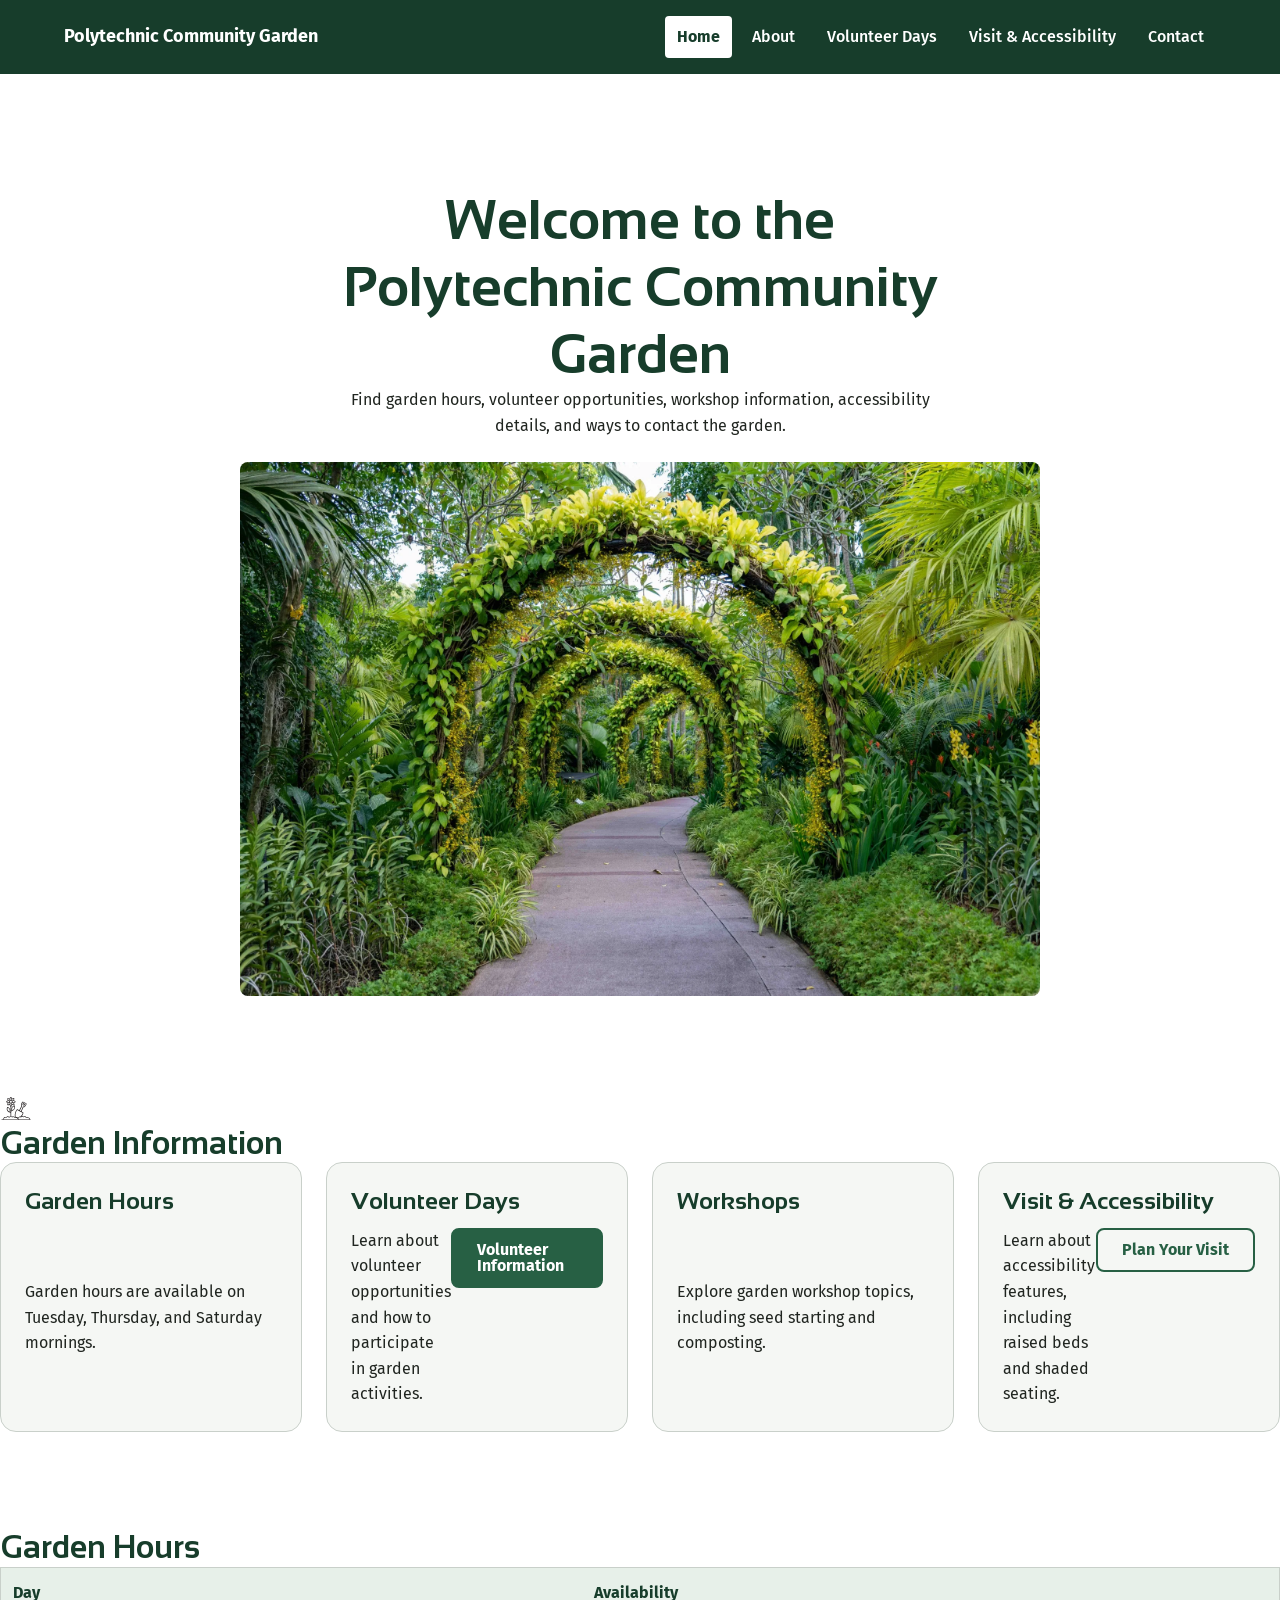
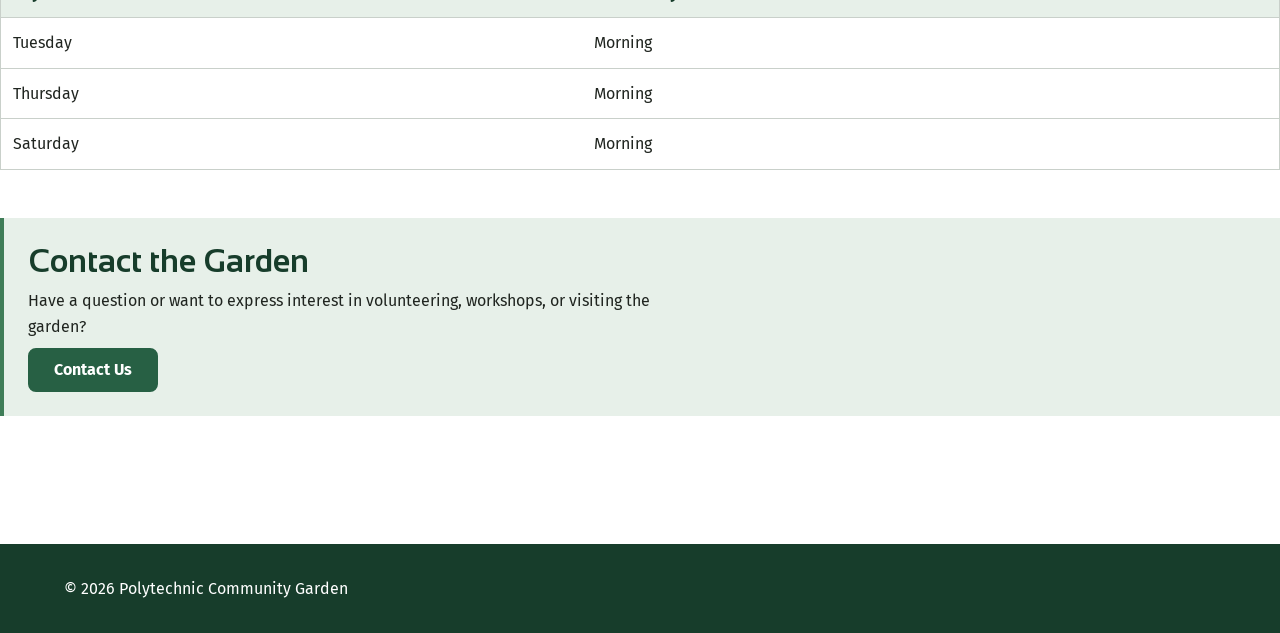
<file: index.html>
<!DOCTYPE html>
<html lang="en">
<head>
  <meta charset="UTF-8">
  <meta name="viewport" content="width=device-width, initial-scale=1.0">
  <meta name="description" content="Polytechnic Community Garden information, hours, volunteer opportunities, workshops, accessibility, and contact information.">

  <meta property="og:title"
      content="Home | Polytechnic Community Garden">

  <meta property="og:description"
      content="Explore the Polytechnic Community Garden, including garden hours, volunteer opportunities, workshops, accessibility information, and ways to get involved.">

  <meta property="og:url"
      content="https://nourxsbeta.github.io/polytechnic-garden/">

  <meta property="og:type"
      content="website">

  <meta property="og:image"
      content="https://nourxsbeta.github.io/polytechnic-garden/assets/footpath_800.webp">

  <meta property="og:image:alt"
      content="Accessible garden footpath winding through landscaped greenery with trees and shrubs.">
  <title>Home | Polytechnic Community Garden</title>
  <link rel="canonical"
      href="https://nourxsbeta.github.io/polytechnic-garden/">
  <link rel="stylesheet" href="styles.css">
</head>

<body>
  <header class="site-header">
    <div class="container site-header__inner">
      <a class="site-brand" href="index.html">Polytechnic Community Garden</a>

      <nav class="site-nav" aria-label="Main navigation">
        <ul class="site-nav__list">
          <li><a class="site-nav__link" href="index.html" aria-current="page">Home</a></li>
          <li><a class="site-nav__link" href="about.html">About</a></li>
          <li><a class="site-nav__link" href="volunteer.html">Volunteer Days</a></li>
          <li><a class="site-nav__link" href="visit.html">Visit &amp; Accessibility</a></li>
          <li><a class="site-nav__link" href="contact.html">Contact</a></li>
        </ul>
      </nav>
    </div>
  </header>

  <main class="site-main" id="main-content">
    <section class="hero section" aria-labelledby="welcome-title">
  <div class="hero-content">
    <h1 id="welcome-title">Welcome to the Polytechnic Community Garden</h1>

    <p>
      Find garden hours, volunteer opportunities, workshop information,
      accessibility details, and ways to contact the garden.
    </p>
  </div>

  <figure class="hero-image">

      <!--
    Hero Image Asset Inventory
    
    Purpose:
    Homepage hero image introducing the Polytechnic Community Garden.
    
    Source:
    Magnific 
    
    License:
    Magnific License
    
    Format:
    WEBP
    
    Responsive Images:
    200w, 400w, 800w using srcset and sizes.
    
    Art Direction:
    A <picture> element was not used because the same composition
    remains effective on mobile, tablet, and desktop without requiring
    alternate crops.
    
    Layout Stability:
    Width and height attributes reserve space before loading to reduce
    layout shift (CLS).
    
    Alt Text:
    Describes the accessible garden pathway and surrounding greenery.
    
    -->

    <!-- 
        SVG: decorative
        Author: created by me in illustrator (nour sbeta)

        Audio: None used.

        Video: None used.

        Embeds: None used.
    
        Fonts:
          - Fira Sans
          - Sansation
    -->

          <img
            src="assets/footpath_400.webp"
            srcset="
              assets/footpath_200.webp 200w,
              assets/footpath_400.webp 400w,
              assets/footpath_800.webp 800w"
            sizes="(max-width: 768px) 100vw, 50vw"
            width="800"
            height="533"
            alt="Accessible garden footpath winding through landscaped greenery with trees and shrubs.">
      
          <figcaption class="u-visually-hidden">
            Accessible walking path through the Polytechnic Community Garden.
          </figcaption>
      
        </figure>
      </section>

      <section class="section" aria-labelledby="highlights-title">
        <h2 id="highlights-title">
          <img
            src="assets/flower_pot.svg"
            alt=""
            class="section-icon"
            width="32"
            height="32">
          Garden Information
        </h2>

        <div class="card-grid">
          <article class="card">
            <h3 class="card__title">Garden Hours</h3>
            <p>Garden hours are available on Tuesday, Thursday, and Saturday mornings.</p>
          </article>

          <article class="card">
            <h3 class="card__title">Volunteer Days</h3>
            <p>Learn about volunteer opportunities and how to participate in garden activities.</p>
            <a class="button" href="volunteer.html">Volunteer Information</a>
          </article>

          <article class="card">
            <h3 class="card__title">Workshops</h3>
            <p>Explore garden workshop topics, including seed starting and composting.</p>
          </article>

          <article class="card">
            <h3 class="card__title">Visit &amp; Accessibility</h3>
            <p>Learn about accessibility features, including raised beds and shaded seating.</p>
            <a class="button button--secondary" href="visit.html">Plan Your Visit</a>
          </article>
        </div>
      </section>

      <section class="section" aria-labelledby="hours-title">
        <h2 id="hours-title">Garden Hours</h2>

        <div class="table-wrapper">
          <table class="data-table">
            <caption class="u-visually-hidden">Polytechnic Community Garden operating days</caption>
            <thead>
              <tr>
                <th scope="col">Day</th>
                <th scope="col">Availability</th>
              </tr>
            </thead>
            <tbody>
              <tr><td>Tuesday</td><td>Morning</td></tr>
              <tr><td>Thursday</td><td>Morning</td></tr>
              <tr><td>Saturday</td><td>Morning</td></tr>
            </tbody>
          </table>
        </div>
      </section>

      <section class="section callout" aria-labelledby="contact-title">
        <h2 id="contact-title">Contact the Garden</h2>
        <p>
          Have a question or want to express interest in volunteering, workshops,
          or visiting the garden?
        </p>
        <a class="button" href="contact.html">Contact Us</a>
      </section>
  </main>

  <footer class="site-footer">
    <div class="container">
      <p>&copy; 2026 Polytechnic Community Garden</p>
    </div>
  </footer>
</body>
</html>
</file>
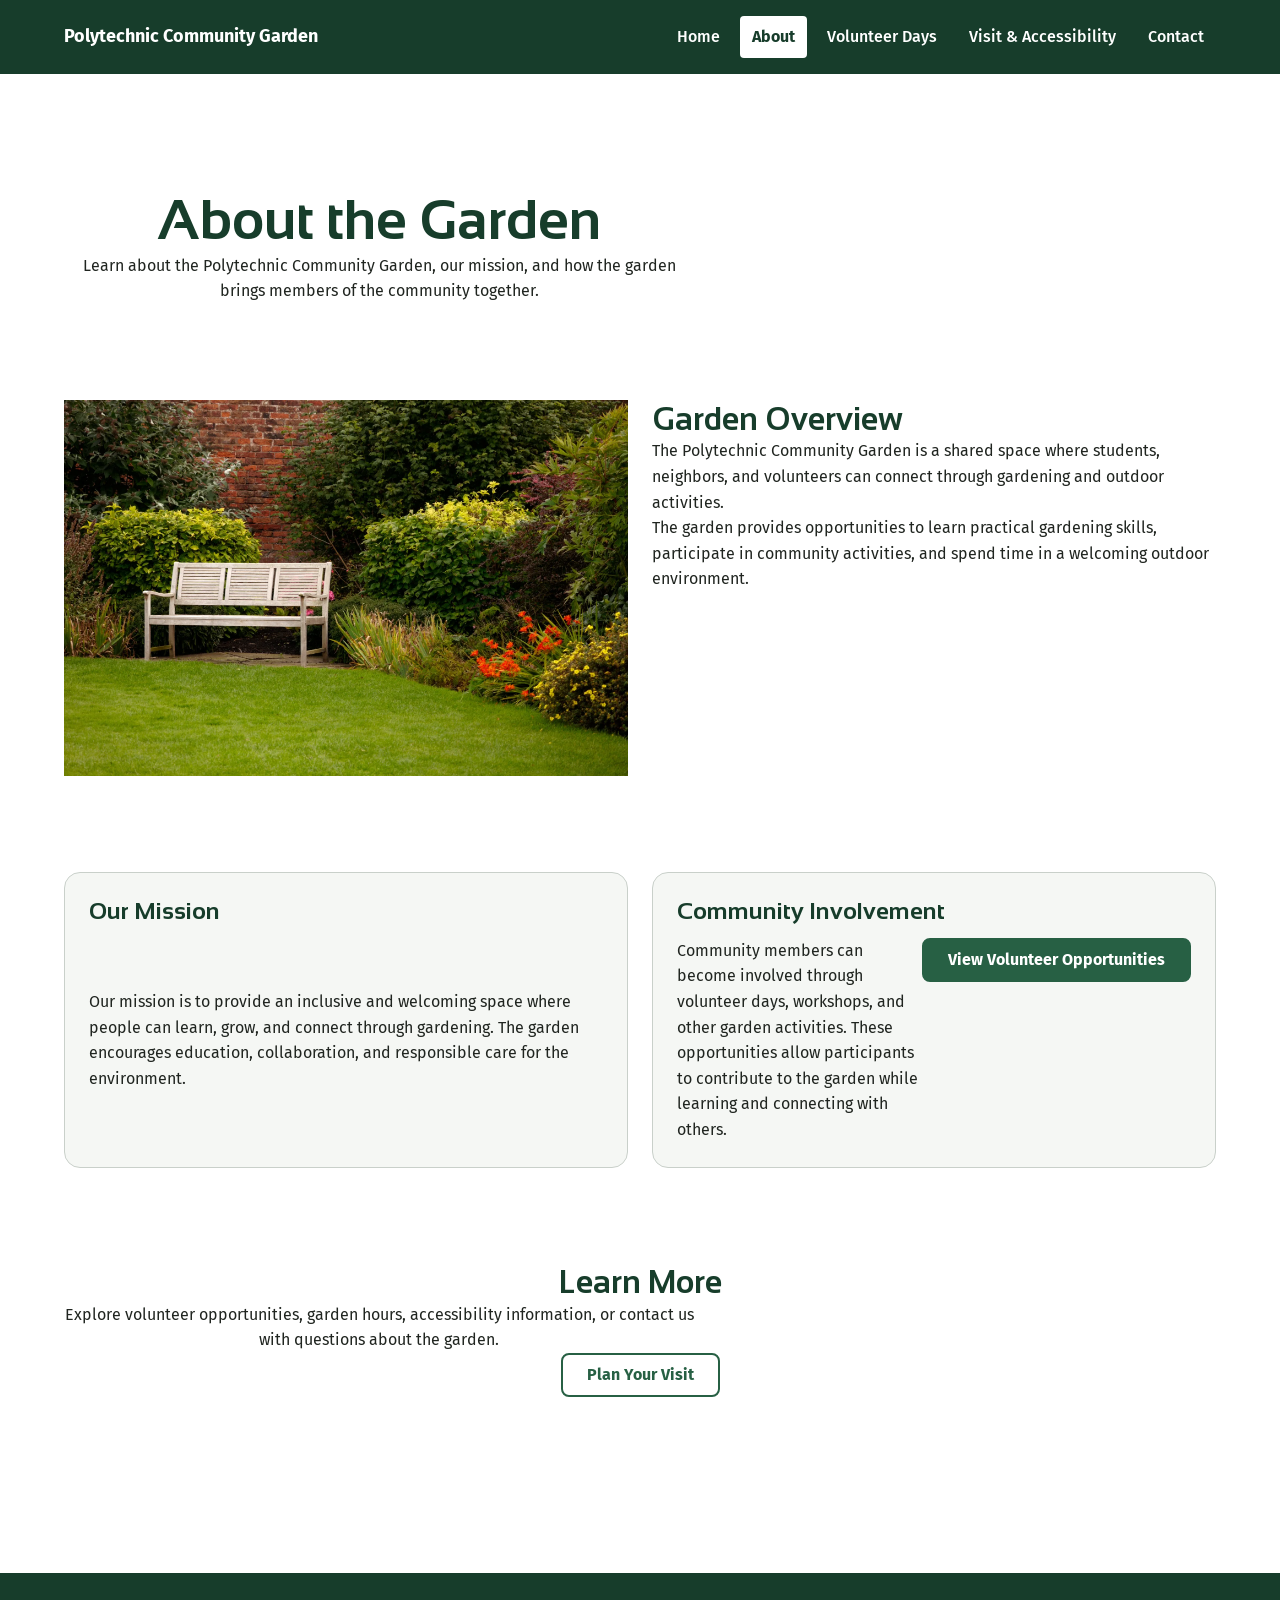
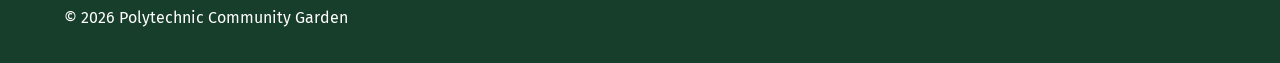
<file: about.html>
<!DOCTYPE html>
<html lang="en">
<head>
  <meta charset="UTF-8">
  <meta name="viewport" content="width=device-width, initial-scale=1.0">
  <meta name="description" content="About Polytechnic Community Garden.">

  <meta property="og:title"
      content="About the Garden | Polytechnic Community Garden">

  <meta property="og:description"
        content="Learn about the Polytechnic Community Garden, its mission, community involvement, and opportunities to connect through gardening.">

  <meta property="og:url"
        content="https://nourxsbeta.github.io/polytechnic-garden/about.html">

  <meta property="og:type"
        content="website">

  <meta property="og:image"
        content="https://nourxsbeta.github.io/polytechnic-garden/assets/bench.webp">

  <meta property="og:image:alt"
        content="Wooden bench surrounded by green shrubs and colorful flowers in a garden">
  <title>About | Polytechnic Community Garden</title>

  <link
    rel="canonical"
    href="https://nourxsbeta.github.io/polytechnic-garden/about.html">
    
  <link rel="stylesheet" href="styles.css">
</head>

<body>
  <header class="site-header">
    <div class="container site-header__inner">
      <a class="site-brand" href="index.html">Polytechnic Community Garden</a>

      <nav class="site-nav" aria-label="Main navigation">
        <ul class="site-nav__list">
          <li><a class="site-nav__link" href="index.html">Home</a></li>
          <li><a class="site-nav__link" href="about.html" aria-current="page" >About</a></li>
          <li><a class="site-nav__link" href="volunteer.html">Volunteer Days</a></li>
          <li><a class="site-nav__link" href="visit.html">Visit &amp; Accessibility</a></li>
          <li><a class="site-nav__link" href="contact.html">Contact</a></li>
        </ul>
      </nav>
    </div>
  </header>

  
   <main class="site-main" id="main-content">

    <!-- Page Introduction -->
        <section class="section" aria-labelledby="about-title">
            <div class="container">
            <div class="hero-content">
                <h1 id="about-title">About the Garden</h1>
                <p>
                Learn about the Polytechnic Community Garden, our mission,
                and how the garden brings members of the community together.
                </p>
            </div>
            </div>
        </section>

        <!-- Garden Overview -->
        <section class="section" aria-labelledby="overview-title">
            <div class="container content-grid">

            <div>
                <img
                src="assets/bench.webp"
                alt="Wooden bench surrounded by green shrubs and colorful flowers in a garden"
                width="800"
                height="600">
            </div>

            <div>
                <h2 id="overview-title">Garden Overview</h2>
                <p>
                The Polytechnic Community Garden is a shared space where
                students, neighbors, and volunteers can connect through
                gardening and outdoor activities.
                </p>
                <p>
                The garden provides opportunities to learn practical gardening
                skills, participate in community activities, and spend time
                in a welcoming outdoor environment.
                </p>
            </div>

            </div>
        </section>

        <!-- Mission and Community Involvement -->
        <section class="section" aria-label="Garden mission and community involvement">
            <div class="container card-grid">

            <article class="card">
                <h2 class="card__title">Our Mission</h2>
                <p>
                Our mission is to provide an inclusive and welcoming space
                where people can learn, grow, and connect through gardening.
                The garden encourages education, collaboration, and responsible
                care for the environment.
                </p>
            </article>

            <article class="card">
                <h2 class="card__title">Community Involvement</h2>
                <p>
                Community members can become involved through volunteer days,
                workshops, and other garden activities. These opportunities
                allow participants to contribute to the garden while learning
                and connecting with others.
                </p>

                <a class="button" href="volunteer.html">
                View Volunteer Opportunities
                </a>
            </article>

            </div>
        </section>

        <!-- Additional Information -->
        <section class="section">
            <div class="container u-text-center">
            <h2>Learn More</h2>
            <p>
                Explore volunteer opportunities, garden hours, accessibility
                information, or contact us with questions about the garden.
            </p>

            <a class="button button--secondary" href="visit.html">
                Plan Your Visit
            </a>
            </div>
        </section>

    </main>
  
   <footer class="site-footer">
    <div class="container">
      <p>&copy; 2026 Polytechnic Community Garden</p>
    </div>
  </footer>
</body>
</html>
</file>
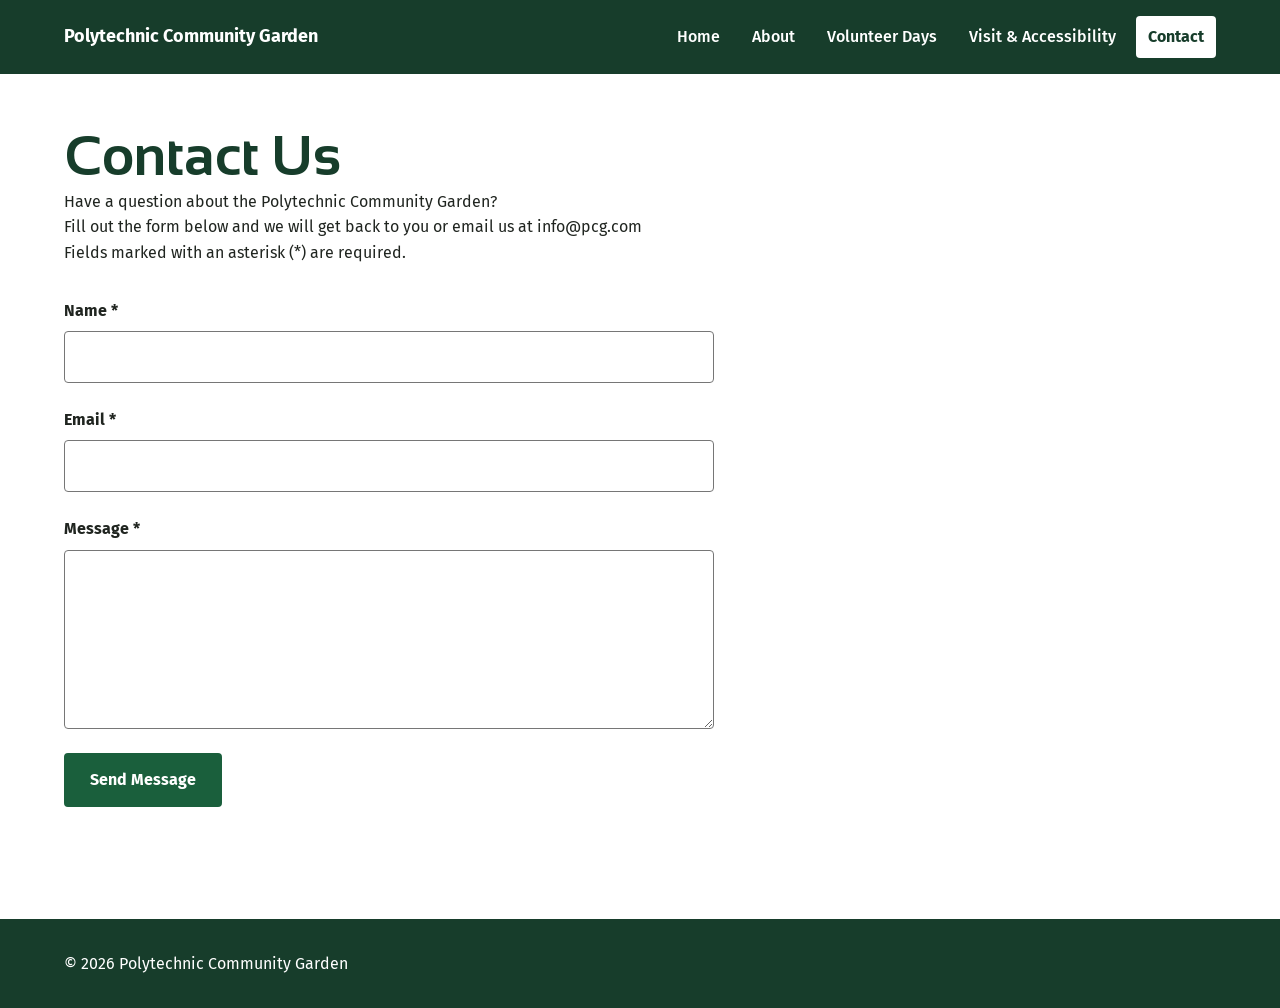
<file: contact.html>
<!DOCTYPE html>
<html lang="en">
<head>
  <meta charset="UTF-8">
  <meta name="viewport" content="width=device-width, initial-scale=1.0">
  <meta name="description" content="Contact the Polytechnic Community Garden with questions by completing the contact form with your name, email, and message.">
  <title>Contact | Polytechnic Community Garden</title>
  <link rel="stylesheet" href="styles.css">
</head>

<body>
  <header class="site-header">
    <div class="container site-header__inner">
      <a class="site-brand" href="index.html">Polytechnic Community Garden</a>

      <nav class="site-nav" aria-label="Main navigation">
        <ul class="site-nav__list">
          <li><a class="site-nav__link" href="index.html">Home</a></li>
          <li><a class="site-nav__link" href="about.html">About</a></li>
          <li><a class="site-nav__link" href="volunteer.html">Volunteer Days</a></li>
          <li><a class="site-nav__link" href="visit.html">Visit &amp; Accessibility</a></li>
          <li><a class="site-nav__link" href="contact.html" aria-current="page">Contact</a></li>
        </ul>
      </nav>
    </div>
  </header>
  <main>
    <section class="section container contact-container" id="contact" aria-labelledby="contact-title">
  <h1 id="contact-title">Contact Us</h1>

  <p>
    Have a question about the Polytechnic Community Garden?<br>
    Fill out the form below and we will get back to you or email us at info@pcg.com
  </p>

  <p id="required-instructions">
    Fields marked with an asterisk (*) are required.
  </p>

  <form class="contact-form">
    
    <div class="form-field">
      <label for="name">Name *</label>
      <input 
        type="text" 
        id="name" 
        name="name" 
        required
        autocomplete="name">
    </div>

    <div class="form-field">
      <label for="email">Email *</label>
      <input 
        type="email" 
        id="email" 
        name="email" 
        required
        autocomplete="email">
    </div>

    <div class="form-field">
      <label for="message">Message *</label>
      <textarea 
        id="message" 
        name="message" 
        rows="6" 
        required></textarea>
    </div>

    <button type="submit" class="button">
      Send Message
    </button>

  </form>
</section>
  </main>
  
   <footer class="site-footer">
    <div class="container">
      <p>&copy; 2026 Polytechnic Community Garden</p>
    </div>
  </footer>
</body>
</html>
</file>
<file: styles.css>
/* Polytechnic Community Garden - Combined production stylesheet */
/* Order: reset -> base -> layout -> components -> utilities -> states -> overrides -> print */
@layer reset, base, layout, components, utilities, states, overrides;


/* ===== RESET ===== */
@layer reset {
  *, *::before, *::after { 
   box-sizing: border-box; 
  }
 
  html { 
   -webkit-text-size-adjust: 100%; 
  }
 
  body, 
  h1, 
  h2, 
  h3, 
  p, 
  ul,
  ol, 
  figure { 
   margin: 0; 
  }
 
  ul, 
  ol { 
   padding: 0; 
  }
 
  img, 
  picture { 
   display: block; 
   max-width: 100%; 
  }
 
  img { 
   height: auto; 
  }
 
  button, 
  input,  
  select, 
  textarea { 
   font: inherit; 
   color: inherit; 
  }
 
  table { 
   border-collapse: collapse; 
   border-spacing: 0; 
  }
}

/* ===== WEB FONTS =====
   Source: Google Fonts
   License: SIL Open Font License 1.1
   Format: WOFF2
   Loading: font-display: swap
*/

@font-face {
  font-family: "Fira Sans";
  src: url("assets/fonts/FiraSans-Light.woff2") format("woff2");
  font-weight: 300;
  font-style: normal;
  font-display: swap;
}

@font-face {
  font-family: "Fira Sans";
  src: url("assets/fonts/FiraSans-Regular.woff2") format("woff2");
  font-weight: 400;
  font-style: normal;
  font-display: swap;
}

@font-face {
  font-family: "Fira Sans";
  src: url("assets/fonts/FiraSans-Medium.woff2") format("woff2");
  font-weight: 500;
  font-style: normal;
  font-display: swap;
}

@font-face {
  font-family: "Fira Sans";
  src: url("assets/fonts/FiraSans-Bold.woff2") format("woff2");
  font-weight: 700;
  font-style: normal;
  font-display: swap;
}

@font-face {
  font-family: "Sansation";
  src: url("assets/fonts/Sansation-Light.woff2") format("woff2");
  font-weight: 300;
  font-style: normal;
  font-display: swap;
}

@font-face {
  font-family: "Sansation";
  src: url("assets/fonts/Sansation-Regular.woff2") format("woff2");
  font-weight: 400;
  font-style: normal;
  font-display: swap;
}

@font-face {
  font-family: "Sansation";
  src: url("assets/fonts/Sansation-Bold.woff2") format("woff2");
  font-weight: 700;
  font-style: normal;
  font-display: swap;
}

/* ===== BASE ===== */
@layer base {
  :root {
    --color-primary-900: #173d2b;
    --color-primary-700: #276044;
    --color-primary-500: #3f7d58;
    --color-primary-100: #e7f0e9;
    --color-accent-700: #76521d;
    --color-accent-100: #f5ead5;
    --color-text: #202520;
    --color-text-muted: #59625b;
    --color-background: #ffffff;
    --color-surface: #f5f7f4;
    --color-border: #c9d0ca;
    --color-error: #a32929;
    --color-success: #28613d;
    --font-family-base: "Fira Sans", Arial, Helvetica, sans-serif;
    --font-family-heading: "Sansation", Arial, Helvetica, sans-serif;
    --font-size-sm: .875rem;
    --font-size-base: 1rem;
    --font-size-md: 1.125rem;
    --font-size-lg: 1.5rem;
    --font-size-xl: 2rem;
    --font-size-2xl: clamp(2rem, 5vw, 3.5rem);
    --line-height-tight: 1.2;
    --line-height-base: 1.6;
    --space-1: .25rem;
    --space-2: .5rem;
    --space-3: .75rem;
    --space-4: 1rem;
    --space-5: 1.5rem;
    --space-6: 2rem;
    --space-7: 3rem;
    --space-8: 4rem;
    --radius-sm: .25rem;
    --radius-md: .5rem;
    --radius-lg: 1rem;
    --content-width: 72rem;
    --content-width-narrow: 48rem;
    --focus-color: #155eef;
    --focus-width: .1875rem;
    --focus-offset: .1875rem;
    --card-background: var(--color-surface);
    --card-border: var(--color-border);
    --card-radius: var(--radius-lg);
    --card-padding: var(--space-5);
  }
  html { color-scheme: light; scroll-behavior: smooth; }
  body {
   min-height: 100vh;
   background: var(--color-background); 
   color: var(--color-text); 
   font-family: var(--font-family-base); font-size: var(--font-size-base); line-height: var(--line-height-base); }
  
  h1, h2, h3 { 
   font-family: var(--font-family-heading);
   color: var(--color-primary-900);
   line-height: var(--line-height-tight);
    }
  
  h1 { font-size: var(--font-size-2xl); }
  h2 { font-size: var(--font-size-xl); }
  h3 { font-size: var(--font-size-lg); }
  p { max-width: 70ch; }
  
  a { 
    color: var(--color-primary-700); text-decoration-thickness: .1em; text-underline-offset: .15em; 
  }
}

/* ===== LAYOUT ===== */
@layer layout {
  .container { 
   width: min(100% - 2rem, var(--content-width)); margin-inline: auto; 
  }
 
  .container--narrow { 
   width: min(100% - 2rem, var(--content-width-narrow)); 
   margin-inline: auto; 
  }
 
  .site-main {
   padding-block: var(--space-6); 
  }
 
  .section { 
   padding-block: var(--space-7); 
  }
 
  .stack, 
  .content-grid, 
  .card-grid { 
   display: grid; gap: var(--space-5);
  }
 
  .content-grid, 
  .card-grid {
   grid-template-columns: 1fr;
  }
 
  @media (min-width: 48rem) {
    .content-grid, 
    .card-grid { 
     grid-template-columns: repeat(2, minmax(0, 1fr)); 
    }
  }
  @media (min-width: 64rem) {
    .card-grid { 
      grid-template-columns:repeat(auto-fit,minmax(18rem,1fr));
    }
    .site-main { 
     padding-block: var(--space-8); 
    }
  }
}


/* ===== COMPONENTS ===== */
@layer components {
  .site-header { 
   background: var(--color-primary-900); 
   color: var(--color-background);
  }
  .hero {
   display: grid;
   gap: var(--space-5);
   justify-items: center;
  }
 
 .hero-content {
   text-align: center;
   max-width: 70ch;
  }
 
 .hero-image img {
   max-width: 100%;
   height: auto;
   border-radius: var(--radius-md);
  }
 
  .site-header__inner { 
   display: flex; 
   flex-wrap: wrap; 
   align-items: center; 
   justify-content: space-between; 
   gap: var(--space-4); 
   padding-block: var(--space-4); 
  }
 
  .site-brand { 
   color: inherit; 
   font-size: var(--font-size-md); 
   font-weight: 700; 
   text-decoration: none; 
  }
 
  .site-nav__list { 
   display: flex; 
   flex-wrap: wrap; 
   gap: var(--space-2); 
   list-style: none; 
  }
 
  .site-nav__link { 
   display: inline-block; 
   padding: var(--space-2) var(--space-3); 
   border-radius: var(--radius-sm); 
   color: inherit; 
   text-decoration: none; 
   font-weight:500;
  }
 
  .card { 
   padding: var(--card-padding); 
   border: 1px solid var(--card-border); 
   border-radius: var(--card-radius); 
   background: var(--card-background); 
  }
 
  .card > * + * { 
   margin-top: var(--space-3); 
  }

  @supports (container-type:inline-size){

    .card-grid{
      container-type:inline-size;
    }

  }

 @container (min-width:30rem){
  .card{
    display:grid;
    grid-template-columns:1fr auto;
    align-items:start;
  }
  .card__title{
    grid-column:1 / -1;
  }

}
 
  .card__title { 
   font-size: var(--font-size-lg); 
  }

   /* Decorative section icon */
  .section-icon {
    width: 2rem;
    height: 2rem;
    vertical-align: middle;
    margin-right: var(--space-2);
  }

  .button { 
   display: inline-flex; 
   align-items: center; 
   justify-content: center; 
   min-height: 2.75rem; 
   padding: var(--space-3) var(--space-5); 
   border: 2px solid var(--color-primary-700); 
   border-radius: var(--radius-md); 
   background: var(--color-primary-700); 
   color: #fff; 
   font-weight: 700; 
   line-height: 1; 
   text-decoration: none; 
   cursor: pointer; 
  }
 
  .button--secondary { 
   background: transparent; 
   color: var(--color-primary-700); 
  }
 
  .callout { 
   padding: var(--space-5); 
   border-inline-start: .3rem solid var(--color-primary-500); 
   background: var(--color-primary-100); 
  }
 
  .callout > * + * { 
   margin-top: var(--space-2); 
  }
 
  .callout--warning { 
   border-inline-start-color: var(--color-accent-700); 
   background: var(--color-accent-100); 
  }
 
  .form { 
   display: grid; 
   gap: var(--space-5); 
  }
 
  .form-field { 
   display: grid; 
   gap: var(--space-2); 
  }
 
  .form-field__label { 
   font-weight: 700; 
  }
 
  .form-field__required { 
   color: var(--color-error); 
  }
 
  .form-field__control { 
   width: 100%; 
   min-height: 2.75rem; 
   padding: var(--space-3); 
   border: 1px solid var(--color-border); 
   border-radius: var(--radius-sm); 
   background: var(--color-background); 
  }
 
  textarea.form-field__control { 
   min-height: 8rem; 
   resize: vertical; 
  }
 
  .form-field__help { 
   color: var(--color-text-muted); 
   font-size: var(--font-size-sm); 
  }
 
  .table-wrapper { 
   max-width: 100%; 
   overflow-x: auto; 
  }
 
  .data-table { 
   width: 100%; 
   border: 1px solid var(--color-border); 
  }
 
  .data-table th,
 .data-table td { 
  padding: var(--space-3); 
  border-bottom: 1px solid var(--color-border); 
  text-align: left; 
  vertical-align: top; 
 }
 
  .data-table th { 
   background: var(--color-primary-100); 
   color: var(--color-primary-900); 
  }
 
  .data-table tbody tr:last-child td { 
   border-bottom: 0; 
  }
  .site-footer { 
   margin-top: var(--space-8); 
   padding-block: var(--space-6); 
   background: var(--color-primary-900); 
   color: #fff; 
  }
 
  .site-footer a { 
   color: inherit;
  }
}


/* ===== UTILITIES ===== */
@layer utilities {
  .u-visually-hidden { 
   position: absolute !important; 
   width: 1px !important; 
   height: 1px !important; 
   padding: 0 !important; 
   margin: -1px !important; 
   overflow: hidden !important; 
   clip-path: inset(50%) !important;
   clip: rect(0, 0, 0, 0) !important; 
   white-space: nowrap !important; 
   border: 0 !important; 
  }
 
  .u-text-center { 
   text-align: center !important; 
  }
 
  .u-flow > * + * { 
   margin-top: var(--space-4) !important; 
  }
 
  .u-margin-top-0 { 
   margin-top: 0 !important; 
  }
 
  .u-full-width { 
   width: 100% !important; 
  }
}


/* ===== STATES ===== */
@layer states {
  :where(a, button, input, select, textarea, summary):focus-visible {
   outline: var(--focus-width) solid var(--focus-color); 
   outline-offset: var(--focus-offset); 
  }
 
  .site-nav__link:hover { 
   background: rgb(255 255 255 / 15%); 
  }
 
  .site-nav__link[aria-current="page"] { 
   background: var(--color-background); 
   color: var(--color-primary-900); 
   font-weight: 700; 
  }
 
  .button:hover { 
   background: var(--color-primary-900); 
   border-color: var(--color-primary-900); 
  }
 
  .button--secondary:hover { 
   background: var(--color-primary-100); 
   color: var(--color-primary-900); 
  }
 
  .form-field__control:focus-visible { 
   border-color: var(--focus-color); 
  }
 
  .form-field__control:user-invalid { 
   border-color: var(--color-error); 
  }
 
  .button:disabled, 
 .form-field__control:disabled { 
  cursor: not-allowed; 
  opacity: .6; 
 }
}


/* ===== OVERRIDES ===== */
@layer overrides {
}


/* ===== PRINT ===== */
@media (prefers-reduced-motion: reduce){
  html{
    scroll-behavior:auto;
  }
  *,
  *::before,
  *::after{
    animation:none !important;
    transition:none !important;
  }

}

@media print {
  @page { margin: 1.5cm; }
  body { 
   background: #fff; 
   color: #000; 
   font-family: Georgia, "Times New Roman", serif; 
   font-size: 11pt; 
   line-height: 1.4; 
  }
 
  .site-header, 
  .site-nav, 
  .site-footer, 
  .button, 
  .no-print { 
   display: none !important; 
  }
 
  .container, 
  .container--narrow { 
   width: 100%; 
   max-width: none; 
  }
 
  .site-main, 
  .section { 
   padding: 0; 
  }
 
  h1,
  h2, 
  h3 { 
   color: #000; 
   break-after: avoid; 
  }
 
  p,
  li, 
  table { 
   orphans: 3; 
   widows: 3;
  }
 
  .card, 
  .callout { 
    border: 1px solid #777; 
    background: transparent; 
    break-inside: avoid; 
  }
 
  .table-wrapper { 
   overflow: visible; 
  }
 
  .data-table { 
   font-size: 10pt; 
  }
 
  a { 
   color: #000; 
   text-decoration: underline; 
  }
 
  a[href^="http"]::after { 
   content: " (" attr(href) ")"; 
   font-size: .85em; 
  }
 
  img { 
   max-width: 100% !important; 
   break-inside: avoid; }
}

/* Contact Form */
.contact-form {
  max-width: 650px;
  margin-top: 2rem;
}

.form-field {
  display: flex;
  flex-direction: column;
  gap: 0.5rem;
  margin-bottom: 1.5rem;
}

.form-field label {
  font-weight: 600;
}

.form-field input,
.form-field textarea {
  width: 100%;
  padding: 0.75rem;
  border: 1px solid #767676;
  border-radius: 4px;
  font: inherit;
  background-color: #fff;
  color: #222;
}

.form-field textarea {
  resize: vertical;
  min-height: 120px;
}

/* Keyboard accessibility */
.form-field input:focus-visible,
.form-field textarea:focus-visible,
.contact-form button:focus-visible {
  outline: 3px solid #1a5f3c;
  outline-offset: 3px;
}

/* Submit Button */
.contact-form .button {
  padding: 0.75rem 1.5rem;
  border: 2px solid #1a5f3c;
  border-radius: 4px;
  background-color: #1a5f3c;
  color: #fff;
  font: inherit;
  font-weight: 600;
  cursor: pointer;
}

.contact-form .button:hover {
  background-color: #12472d;
  border-color: #12472d;
}

/* Responsive */
@media (max-width: 600px) {
  .contact-form {
    width: 100%;
  }

  .form-field input,
  .form-field textarea {
    box-sizing: border-box;
  }

  .contact-form .button {
    width: 100%;
  }

}
</file>
